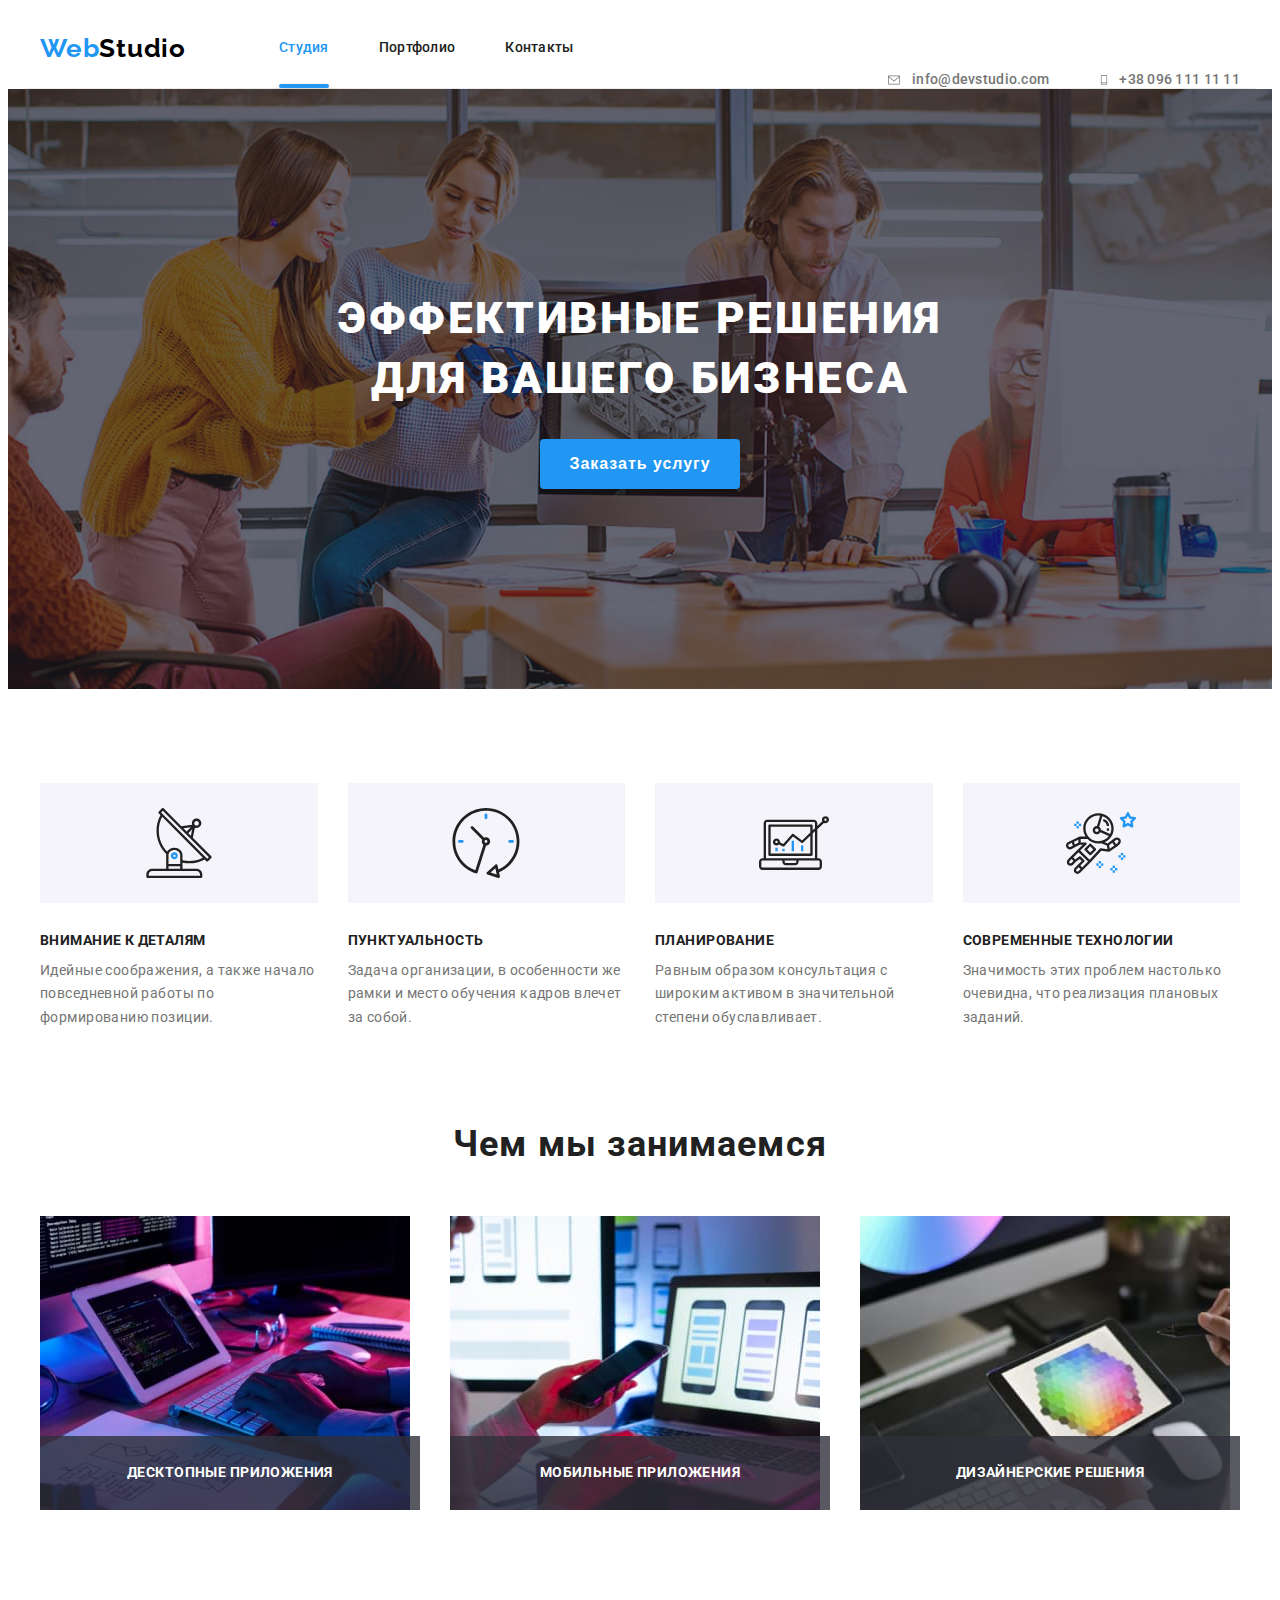
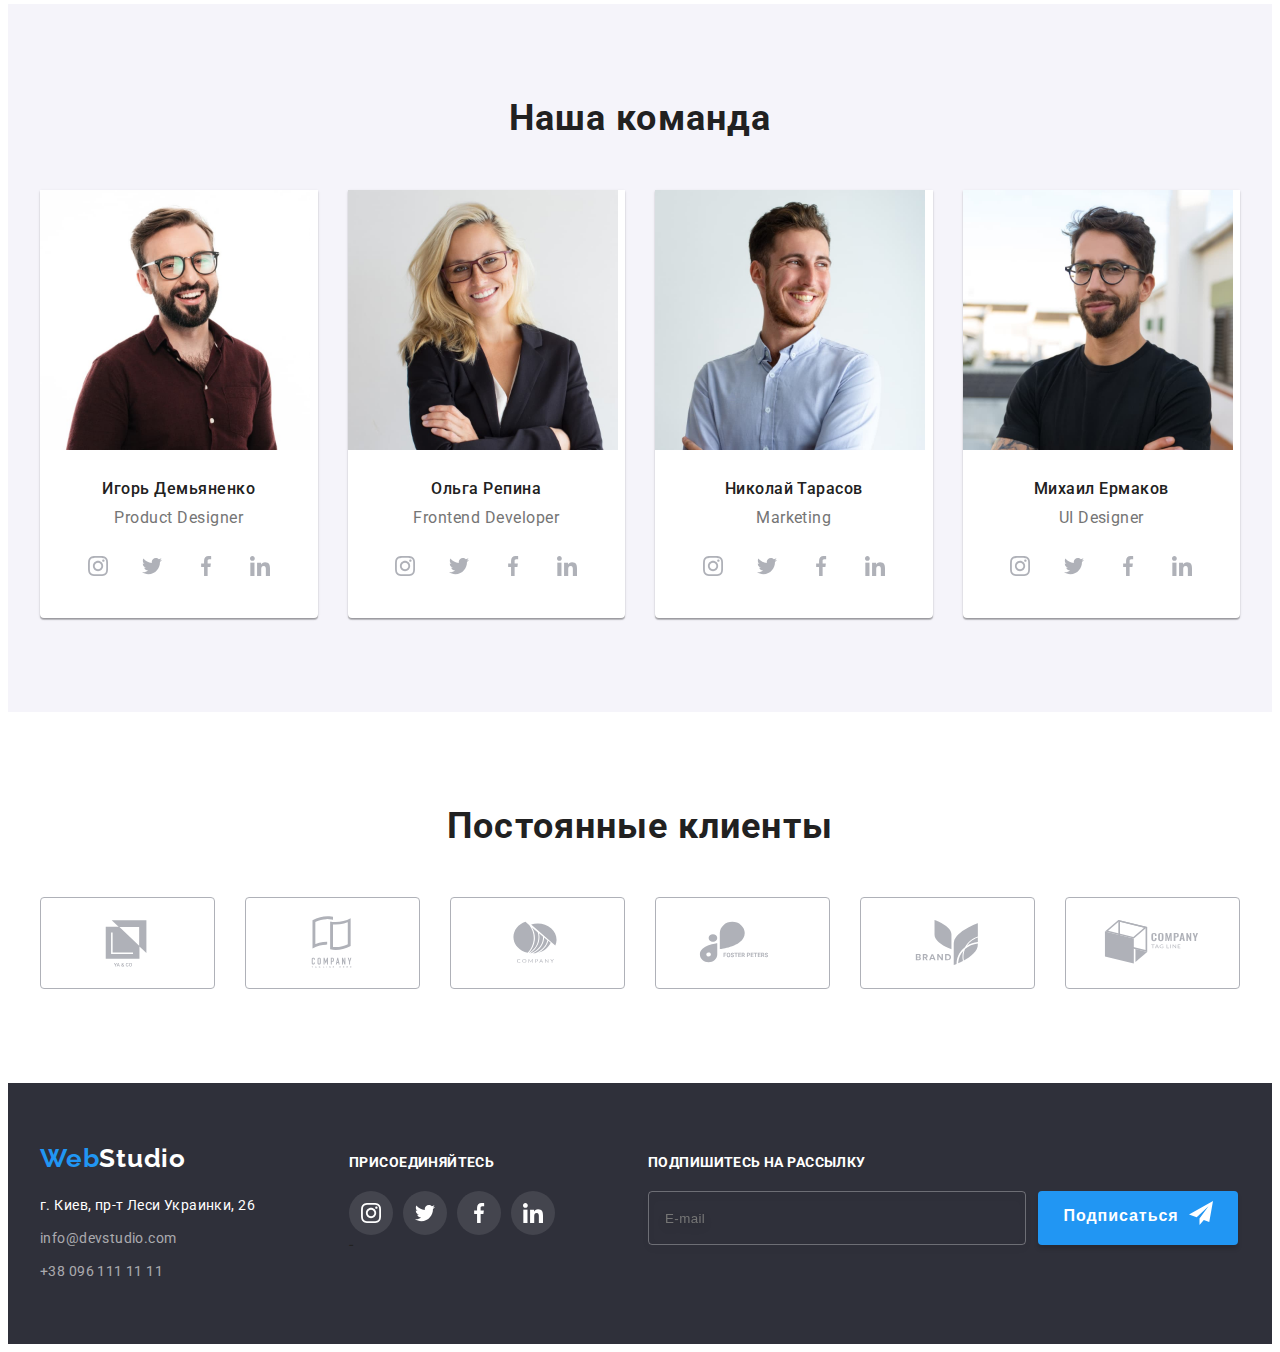
<file: index.html>
<!DOCTYPE html>
<html lang="ru">
  <head>
    <meta charset="UTF-8" />
    <meta http-equiv="X-UA-Compatible" content="IE=edge" />
    <meta name="viewport" content="width=device-width, initial-scale=1.0" />
    <link rel="preconnect" href="https://fonts.googleapis.com" />
    <link rel="preconnect" href="https://fonts.gstatic.com" crossorigin />
    <link
      href="https://fonts.googleapis.com/css2?family=Raleway:wght@700&family=Roboto:wght@400;500;700;900&display=swap"
      rel="stylesheet"
    />
    <link
      rel="stylesheet"
      href="https://cdnjs.cloudflare.com/ajax/libs/modern-normalize/1.1.0/modern-normalize.min.css"
      integrity="sha512-wpPYUAdjBVSE4KJnH1VR1HeZfpl1ub8YT/NKx4PuQ5NmX2tKuGu6U/JRp5y+Y8XG2tV+wKQpNHVUX03MfMFn9Q=="
      crossorigin="anonymous"
      referrerpolicy="no-referrer"
    />
    <title>WebStudio</title>
    <link rel="stylesheet" href="./css/main.min.css" />
  </head>

  <body>
    <!-- Header -->

    <header class="page-header">
      <div class="page-header__container container">
        <a href="./index.html" lang="en" class="maine-logo link"
          >Web<span class="maine-logo__header-variable">Studio</span>
        </a>
        <nav>
          <ul class="site-nav list">
            <li class="site-nav__item">
              <a class="site-nav__link link current" href="./index.html">Студия</a>
            </li>
            <li class="site-nav__item">
              <a class="site-nav__link link" href="./portfolio.html">Портфолио</a>
            </li>
            <li class="site-nav__item">
              <a class="site-nav__link link" href="">Контакты</a>
            </li>
          </ul>
        </nav>

        <ul class="header-contact list">
          <li class="header-contact__item">
            <a class="header-contact__link link" href="mailto:info@devstudio.com">
              <svg class="header-contact__icon" width="16" height="12">
                <use href="./images/icons.svg#icon-mail"></use></svg
              >info@devstudio.com
            </a>
          </li>
          <li class="header-contact__item">
            <a class="header-contact__link link" href="tel:+380961111111"
              ><svg class="header-contact__icon" width="10" height="16">
                <use href="./images/icons.svg#icon-tel"></use></svg
              >+38 096 111 11 11</a
            >
          </li>
        </ul>
      </div>
    </header>

    <main>
      <!-- Hero section -->

      <section class="hero section">
        <div class="container">
          <h1 class="hero__title">Эффективные решения для вашего бизнеса</h1>
          <button class="main-btn" data-modal-open type="button">Заказать услугу</button>
        </div>
      </section>

      <!-- Benefits -->

      <section class="benefits section">
        <div class="container">
          <ul class="benefits__card-set card-set list">
            <li class="card-set__item">
              <div class="benefits__bloc-icon">
                <svg width="70" height="70">
                  <use href="./images/icons.svg#icon-benefits-antenna"></use>
                </svg>
              </div>
              <h3 class="benefits__title">Внимание к деталям</h3>
              <p class="benefits__text">
                Идейные соображения, а также начало повседневной работы по формированию позиции.
              </p>
            </li>
            <li class="card-set__item">
              <div class="benefits__bloc-icon">
                <svg width="70" height="70">
                  <use href="./images/icons.svg#icon-benefits-clock"></use>
                </svg>
              </div>
              <h3 class="benefits__title">Пунктуальность</h3>
              <p class="benefits__text">
                Задача организации, в особенности же рамки и место обучения кадров влечет за собой.
              </p>
            </li>
            <li class="card-set__item">
              <div class="benefits__bloc-icon">
                <svg width="70" height="70">
                  <use href="./images/icons.svg#icon-benefits-diagram"></use>
                </svg>
              </div>
              <h3 class="benefits__title">Планирование</h3>
              <p class="benefits__text">
                Равным образом консультация с широким активом в значительной степени обуславливает.
              </p>
            </li>
            <li class="card-set__item">
              <div class="benefits__bloc-icon">
                <svg width="70" height="70">
                  <use href="./images/icons.svg#icon-benefits-astronaut"></use>
                </svg>
              </div>
              <h3 class="benefits__title">Современные технологии</h3>
              <p class="benefits__text">
                Значимость этих проблем настолько очевидна, что реализация плановых заданий.
              </p>
            </li>
          </ul>
        </div>
      </section>

      <!-- Features -->

      <section class="features section">
        <div class="container">
          <h2 class="main-title">Чем мы занимаемся</h2>

          <ul class="features__list card-set list">
            <li class="features__item card-set__item">
              <img src="./images/what-we-do/what-we-do1.jpg" alt="Чем мы занимаемся" width="370" />
              <div class="features__img-title">Десктопные приложения</div>
            </li>
            <li class="features__item card-set__item">
              <img src="./images/what-we-do/what-we-do2.jpg" alt="Чем мы занимаемся" width="370" />
              <div class="features__img-title">Мобильные приложения</div>
            </li>
            <li class="features__item card-set__item">
              <img src="./images/what-we-do/what-we-do3.jpg" alt="Чем мы занимаемся" width="370" />
              <div class="features__img-title">Дизайнерские решения</div>
            </li>
          </ul>
        </div>
      </section>

      <!-- team -->

      <section class="team section">
        <div class="container">
          <h2 class="main-title">Наша команда</h2>
          <ul class="card-set list">
            <li class="team-card card-set__item">
              <img src="./images/team/team-1.jpg" alt="Наша команда" width="270" height="260" />
              <div class="team-card__content">
                <h3 class="team-card__name">Игорь Демьяненко</h3>
                <p lang="en" class="team-card__position">Product Designer</p>
                <ul class="team-card__footer list">
                  <li class="team-card__actions">
                    <a href="" class="team-card__link link">
                      <svg class="team-card__icon" width="20" height="20">
                        <use href="./images/icons.svg#icon-instagram"></use>
                      </svg>
                    </a>
                  </li>
                  <li class="team-card__actions">
                    <a href="" class="team-card__link link">
                      <svg class="team-card__icon" width="20" height="20">
                        <use href="./images/icons.svg#icon-twitter"></use>
                      </svg>
                    </a>
                  </li>
                  <li class="team-card__actions">
                    <a href="" class="team-card__link link">
                      <svg class="team-card__icon" width="20" height="20">
                        <use href="./images/icons.svg#icon-facebook"></use>
                      </svg>
                    </a>
                  </li>
                  <li class="team-card__actions">
                    <a href="" class="team-card__link link">
                      <svg class="team-card__icon" width="20" height="20">
                        <use href="./images/icons.svg#icon-linkedin"></use>
                      </svg>
                    </a>
                  </li>
                </ul>
              </div>
            </li>
            <li class="team-card card-set__item">
              <img src="./images/team/team-2.jpg" alt="Наша команда" width="270" height="260" />
              <div class="team-card__content">
                <h3 class="team-card__name">Ольга Репина</h3>
                <p lang="en" class="team-card__position">Frontend Developer</p>
                <ul class="team-card__footer list">
                  <li class="team-card__actions">
                    <a href="" class="team-card__link link">
                      <svg class="team-card__icon" width="20" height="20">
                        <use href="./images/icons.svg#icon-instagram"></use>
                      </svg>
                    </a>
                  </li>
                  <li class="team-card__actions">
                    <a href="" class="team-card__link link">
                      <svg class="team-card__icon" width="20" height="20">
                        <use href="./images/icons.svg#icon-twitter"></use>
                      </svg>
                    </a>
                  </li>
                  <li class="team-card__actions">
                    <a href="" class="team-card__link link">
                      <svg class="team-card__icon" width="20" height="20">
                        <use href="./images/icons.svg#icon-facebook"></use>
                      </svg>
                    </a>
                  </li>
                  <li class="team-card__actions">
                    <a href="" class="team-card__link link">
                      <svg class="team-card__icon" width="20" height="20">
                        <use href="./images/icons.svg#icon-linkedin"></use>
                      </svg>
                    </a>
                  </li>
                </ul>
              </div>
            </li>
            <li class="team-card card-set__item">
              <img src="./images/team/team-3.jpg" alt="Наша команда" width="270" height="260" />
              <div class="team-card__content">
                <h3 class="team-card__name">Николай Тарасов</h3>
                <p lang="en" class="team-card__position">Marketing</p>
                <ul class="team-card__footer list">
                  <li class="team-card__actions">
                    <a href="" class="team-card__link link">
                      <svg class="team-card__icon" width="20" height="20">
                        <use href="./images/icons.svg#icon-instagram"></use>
                      </svg>
                    </a>
                  </li>
                  <li class="team-card__actions">
                    <a href="" class="team-card__link link">
                      <svg class="team-card__icon" width="20" height="20">
                        <use href="./images/icons.svg#icon-twitter"></use>
                      </svg>
                    </a>
                  </li>
                  <li class="team-card__actions">
                    <a href="" class="team-card__link link">
                      <svg class="team-card__icon" width="20" height="20">
                        <use href="./images/icons.svg#icon-facebook"></use>
                      </svg>
                    </a>
                  </li>
                  <li class="team-card__actions">
                    <a href="" class="team-card__link link">
                      <svg class="team-card__icon" width="20" height="20">
                        <use href="./images/icons.svg#icon-linkedin"></use>
                      </svg>
                    </a>
                  </li>
                </ul>
              </div>
            </li>
            <li class="team-card card-set__item">
              <img src="./images/team/team-4.jpg" alt="Наша команда" width="270" height="260" />
              <div class="team-card__content">
                <h3 class="team-card__name">Михаил Ермаков</h3>
                <p lang="en" class="team-card__position">UI Designer</p>
                <ul class="team-card__footer list">
                  <li class="team-card__actions">
                    <a href="" class="team-card__link link">
                      <svg class="team-card__icon" width="20" height="20">
                        <use href="./images/icons.svg#icon-instagram"></use>
                      </svg>
                    </a>
                  </li>
                  <li class="team-card__actions">
                    <a href="" class="team-card__link link">
                      <svg class="team-card__icon" width="20" height="20">
                        <use href="./images/icons.svg#icon-twitter"></use>
                      </svg>
                    </a>
                  </li>
                  <li class="team-card__actions">
                    <a href="" class="team-card__link link">
                      <svg class="team-card__icon" width="20" height="20">
                        <use href="./images/icons.svg#icon-facebook"></use>
                      </svg>
                    </a>
                  </li>
                  <li class="team-card__actions">
                    <a href="" class="team-card__link link">
                      <svg class="team-card__icon" width="20" height="20">
                        <use href="./images/icons.svg#icon-linkedin"></use>
                      </svg>
                    </a>
                  </li>
                </ul>
              </div>
            </li>
          </ul>
        </div>
      </section>

      <!-- Regular-clients -->

      <section class="section">
        <div class="container">
          <h2 class="main-title">Постоянные клиенты</h2>
          <ul class="client card-set list">
            <li class="client__item card-set__item">
              <a href="" class="client__link">
                <svg class="client__lcon" width="106" height="60">
                  <use href="./images/icons.svg#icon-client-1"></use>
                </svg>
              </a>
            </li>
            <li class="client__item card-set__item">
              <a href="" class="client__link">
                <svg class="client__lcon" width="106" height="60">
                  <use href="./images/icons.svg#icon-client-2"></use>
                </svg>
              </a>
            </li>
            <li class="client__item card-set__item">
              <a href="" class="client__link">
                <svg class="client__lcon" width="106" height="60">
                  <use href="./images/icons.svg#icon-client-3"></use>
                </svg>
              </a>
            </li>
            <li class="client__item card-set__item">
              <a href="" class="client__link">
                <svg class="client__lcon" width="106" height="60">
                  <use href="./images/icons.svg#icon-client-4"></use>
                </svg>
              </a>
            </li>
            <li class="client__item card-set__item">
              <a href="" class="client__link">
                <svg class="client__lcon" width="106" height="60">
                  <use href="./images/icons.svg#icon-client-5"></use>
                </svg>
              </a>
            </li>
            <li class="client__item card-set__item">
              <a href="" class="client__link">
                <svg class="client__lcon" width="106" height="60">
                  <use href="./images/icons.svg#icon-client-6"></use>
                </svg>
              </a>
            </li>
          </ul>
        </div>
      </section>
    </main>
    <!-- Footer -->
    <footer class="footer-page">
      <div class="container">
        <ul class="footer list">
          <li class="footer__item item">
            <a href="./index.html" lang="en" class="maine-logo link"
              >Web<span class="maine-logo__footer-variable">Studio</span>
            </a>

            <address class="footer-contact">
              <p class="footer-contact__address">г. Киев, пр-т Леси Украинки, 26</p>
              <ul class="list">
                <li class="footer-contact__item">
                  <a class="footer-contact__link link" href="mailto:info@devstudio.com"
                    >info@devstudio.com</a
                  >
                </li>
                <li class="footer-contact__item">
                  <a class="footer-contact__link link" href="tel:+380961111111"
                    >+38 096 111 11 11</a
                  >
                </li>
              </ul>
            </address>
          </li>
          <li class="footer__item footer-soc item">
            <h3 class="footer-main-title">присоединяйтесь</h3>
            <ul class="footer-soc__icon-list list">
              <li class="footer-soc__icon-item">
                <a href="" class="footer-soc__icon-link link">
                  <svg class="footer-soc__icon" width="20" height="20">
                    <use href="./images/icons.svg#icon-instagram"></use>
                  </svg> </a
                >-
              </li>
              <li class="footer-soc__icon-item">
                <a href="" class="footer-soc__icon-link link">
                  <svg class="footer-soc__icon" width="20" height="20">
                    <use href="./images/icons.svg#icon-twitter"></use>
                  </svg>
                </a>
              </li>
              <li class="footer-soc__icon-item">
                <a href="" class="footer-soc__icon-link link">
                  <svg class="footer-soc__icon" width="20" height="20">
                    <use href="./images/icons.svg#icon-facebook"></use>
                  </svg>
                </a>
              </li>
              <li class="footer-soc__icon-item">
                <a href="" class="footer-soc__icon-link link">
                  <svg class="footer-soc__icon" width="20" height="20">
                    <use href="./images/icons.svg#icon-linkedin"></use>
                  </svg>
                </a>
              </li>
            </ul>
          </li>

          <li class="footer__item footer-form item">
            <p class="footer-main-title">Подпишитесь на рассылку</p>
            <form>
              <div class="footer-form__wrap" role="group">
                <label for="email">
                  <input
                    type="email"
                    placeholder="E-mail"
                    class="footer-form__input"
                    name="email"
                    id="email"
                  />
                </label>
                <button type="submit" class="footer-form__btn main-btn">
                  Подписаться
                  <svg width="24" height="24" class="footer-form__btn-icon">
                    <use href="./images/icons.svg#icon-footer-send"></use>
                  </svg>
                </button>
              </div>
            </form>
          </li>
        </ul>
      </div>
    </footer>

    <!-- MODAL -->

    <div class="modal-backdrop is-hidden" data-modal>
      <div class="modal">
        <button class="modal-close-btn" data-modal-close type="button">
          <svg class="modal-close-btn__icon" width="18" height="18">
            <use href="./images/icons.svg#icon-modal-close"></use>
          </svg>
        </button>

        <h2 class="modal__title">Оставьте свои данные, мы вам перезвоним</h2>

        <form class="modal-form">
          <div class="modal-form-input-group">
            <label for="name" class="modal-form-input-group__label"> Имя </label>

            <div class="modal-form-input-group__wrap">
              <input
                class="modal-form-input-group__input"
                minlength="2"
                type="text"
                name="name"
                id="name"
                required
              />

              <svg width="18" height="18" class="modal-form-input-group__icon">
                <use href="./images/icons.svg#icon-modal-form-name"></use>
              </svg>
            </div>
          </div>

          <div class="modal-form-input-group">
            <label for="tel" class="modal-form-input-group__label">Телефон </label>

            <div class="modal-form-input-group__wrap">
              <input
                class="modal-form-input-group__input"
                type="tel"
                name="tel"
                id="tel"
                required
              />

              <svg width="18" height="18" class="modal-form-input-group__icon">
                <use href="./images/icons.svg#icon-modal-form-tel"></use>
              </svg>
            </div>
          </div>

          <div class="modal-form-input-group">
            <label for="modal-mail" class="modal-form-input-group__label"> Почта </label>
            <div class="modal-form-input-group__wrap">
              <input
                class="modal-form-input-group__input"
                type="email"
                name="email"
                id="modal-mail"
                required
              />
              <svg width="18" height="18" class="modal-form-input-group__icon">
                <use href="./images/icons.svg#icon-modal-form-mail"></use>
              </svg>
            </div>
          </div>
          <div class="modal-form-input-group">
            <label class="modal-form-input-group__label" for="madal-text">Комментарий</label>
            <textarea
              class="modal-form-input-group__comment"
              placeholder="Введите текст"
              name="madal-text"
              id="madal-text"
              rows="5"
            ></textarea>
          </div>

          <div class="modal-form-checkbox">
            <input
              class="modal-form-checkbox__input visually-hidden"
              type="checkbox"
              name="privacy"
              value="privacy"
              id="privacy"
            />

            <label for="privacy" class="modal-form-checkbox__label">
              Соглашаюсь с рассылкой и принимаю &nbsp;<a class="modal-form-checkbox__link" href=""
                >Условия договора</a
              ></label
            >
          </div>

          <button type="submit" class="main-btn">Отправить</button>
        </form>
      </div>
    </div>

    <script src="./js/modal.js"></script>
  </body>
</html>
</file>
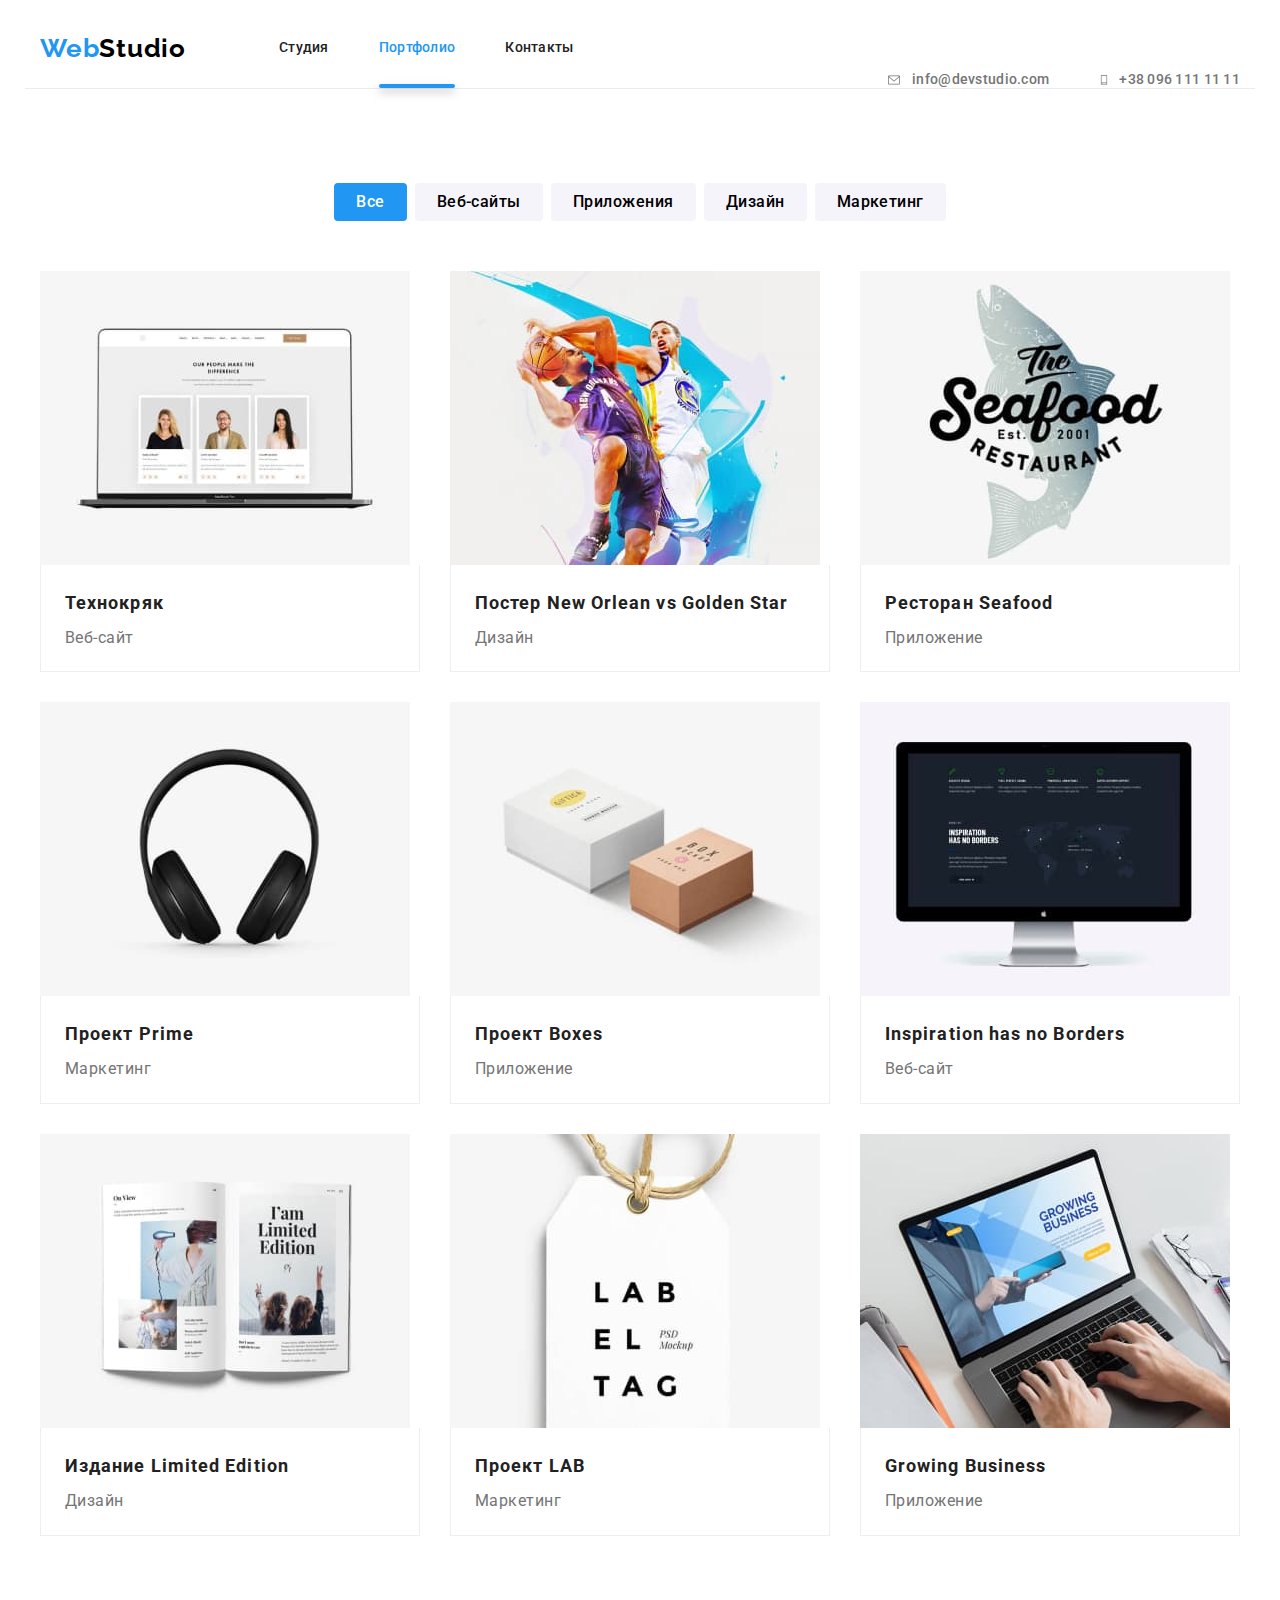
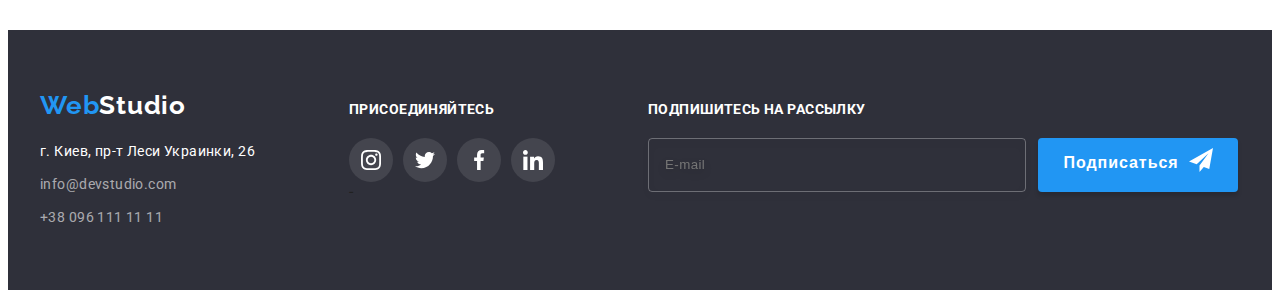
<file: portfolio.html>
<!DOCTYPE html>
<html lang="ru">
  <head>
    <meta charset="UTF-8" />
    <meta http-equiv="X-UA-Compatible" content="IE=edge" />
    <meta name="viewport" content="width=device-width, initial-scale=1.0" />
    <link rel="preconnect" href="https://fonts.googleapis.com" />
    <link rel="preconnect" href="https://fonts.gstatic.com" crossorigin />
    <link
      href="https://fonts.googleapis.com/css2?family=Raleway:wght@700&family=Roboto:wght@400;500;700;900&display=swap"
      rel="stylesheet"
    />
    <link
      rel="stylesheet"
      href="https://cdnjs.cloudflare.com/ajax/libs/modern-normalize/1.1.0/modern-normalize.min.css"
      integrity="sha512-wpPYUAdjBVSE4KJnH1VR1HeZfpl1ub8YT/NKx4PuQ5NmX2tKuGu6U/JRp5y+Y8XG2tV+wKQpNHVUX03MfMFn9Q=="
      crossorigin="anonymous"
      referrerpolicy="no-referrer"
    />
    <title>WebStudio</title>
    <link rel="stylesheet" href="./css/main.min.css" />
  </head>
  <body>
    <!-- Header -->

    <header class="page-header">
      <div class="page-header__container container">
        <a href="./index.html" lang="en" class="maine-logo link"
          >Web<span class="maine-logo__header-variable">Studio</span>
        </a>
        <nav>
          <ul class="site-nav list">
            <li class="site-nav__item">
              <a class="site-nav__link link" href="./index.html">Студия</a>
            </li>
            <li class="site-nav__item">
              <a class="site-nav__link link current" href="./portfolio.html">Портфолио</a>
            </li>
            <li class="site-nav__item">
              <a class="site-nav__link link" href="">Контакты</a>
            </li>
          </ul>
        </nav>

        <ul class="header-contact list">
          <li class="header-contact__item">
            <a class="header-contact__link link" href="mailto:info@devstudio.com">
              <svg class="header-contact__icon" width="16" height="12">
                <use href="./images/icons.svg#icon-mail"></use></svg
              >info@devstudio.com
            </a>
          </li>
          <li class="header-contact__item">
            <a class="header-contact__link link" href="tel:+380961111111"
              ><svg class="header-contact__icon" width="10" height="16">
                <use href="./images/icons.svg#icon-tel"></use></svg
              >+38 096 111 11 11</a
            >
          </li>
        </ul>
      </div>
    </header>

    <main>
      <!-- Filter -->

      <section class="section">
        <div class="container">
          <h1 class="visually-hidden">Портфолио</h1>

          <ul class="filter list">
            <li class="filter__item">
              <button class="filter__btn current" type="button">Все</button>
            </li>
            <li class="filter__item">
              <button class="filter__btn" type="button">Веб-сайты</button>
            </li>
            <li class="filter__item">
              <button class="filter__btn" type="button">Приложения</button>
            </li>
            <li class="filter__item"><button class="filter__btn" type="button">Дизайн</button></li>
            <li class="filter__item">
              <button class="filter__btn" type="button">Маркетинг</button>
            </li>
          </ul>

          <!-- Portfolio -->

          <ul class="card-set list">
            <li class="portfolio-item card-set__item">
              <a href="" class="portfolio-item__link">
                <div class="portfolio-item__thumb">
                  <img
                    src="./images/portfolio/techno.jpg"
                    alt="Технокряк"
                    width="370"
                    height="294"
                  />
                  <p class="potfolio-item__action">
                    Ресурс предлагает комплексные предложения с разным уровнем функционала и
                    сервисов. Все это позволит посетителю получить исчерпывающие сведения о компании
                    или частном лице.
                  </p>
                </div>
                <div class="potfolio-item__text">
                  <h2 class="potfolio-item__title">Технокряк</h2>
                  <p class="potfolio-item__after-title">Веб-сайт</p>
                </div>
              </a>
            </li>
            <li class="portfolio-item card-set__item">
              <a href="" class="portfolio-item__link">
                <div class="portfolio-item__thumb">
                  <img
                    src="./images/portfolio/new-orlean.jpg"
                    alt="Постер New Orlean vs Golden Star"
                    width="370"
                    height="294"
                  />
                  <p class="potfolio-item__action">
                    Ресурс предлагает комплексные предложения с разным уровнем функционала и
                    сервисов. Все это позволит посетителю получить исчерпывающие сведения о компании
                    или частном лице.
                  </p>
                </div>

                <div class="potfolio-item__text">
                  <h2 class="potfolio-item__title">Постер New Orlean vs Golden Star</h2>
                  <p class="potfolio-item__after-title">Дизайн</p>
                </div>
              </a>
            </li>
            <li class="portfolio-item card-set__item">
              <a href="" class="portfolio-item__link">
                <div class="portfolio-item__thumb">
                  <img
                    src="./images/portfolio/seafood.jpg"
                    alt="Ресторан Seafood"
                    width="370"
                    height="294"
                  />
                  <p class="potfolio-item__action">
                    Ресурс предлагает комплексные предложения с разным уровнем функционала и
                    сервисов. Все это позволит посетителю получить исчерпывающие сведения о компании
                    или частном лице.
                  </p>
                </div>

                <div class="potfolio-item__text">
                  <h2 class="potfolio-item__title">Ресторан Seafood</h2>
                  <p class="potfolio-item__after-title">Приложение</p>
                </div></a
              >
            </li>
            <li class="portfolio-item card-set__item">
              <a href="" class="portfolio-item__link">
                <div class="portfolio-item__thumb">
                  <img
                    src="./images/portfolio/prime.jpg"
                    alt="Проект Prime"
                    width="370"
                    height="294"
                  />
                  <p class="potfolio-item__action">
                    Ресурс предлагает комплексные предложения с разным уровнем функционала и
                    сервисов. Все это позволит посетителю получить исчерпывающие сведения о компании
                    или частном лице.
                  </p>
                </div>

                <div class="potfolio-item__text">
                  <h2 class="potfolio-item__title">Проект Prime</h2>
                  <p class="potfolio-item__after-title">Маркетинг</p>
                </div></a
              >
            </li>
            <li class="portfolio-item card-set__item">
              <a href="" class="portfolio-item__link">
                <div class="portfolio-item__thumb">
                  <img
                    src="./images/portfolio/boxes.jpg"
                    alt="Проект Boxes"
                    width="370"
                    height="294"
                  />
                  <p class="potfolio-item__action">
                    Ресурс предлагает комплексные предложения с разным уровнем функционала и
                    сервисов. Все это позволит посетителю получить исчерпывающие сведения о компании
                    или частном лице.
                  </p>
                </div>

                <div class="potfolio-item__text">
                  <h2 class="potfolio-item__title">Проект Boxes</h2>
                  <p class="potfolio-item__after-title">Приложение</p>
                </div></a
              >
            </li>
            <li class="portfolio-item card-set__item">
              <a href="" class="portfolio-item__link">
                <div class="portfolio-item__thumb">
                  <img
                    src="./images/portfolio/inspiration.jpg"
                    alt="Inspiration has no Borders"
                    width="370"
                    height="294"
                  />
                  <p class="potfolio-item__action">
                    Ресурс предлагает комплексные предложения с разным уровнем функционала и
                    сервисов. Все это позволит посетителю получить исчерпывающие сведения о компании
                    или частном лице.
                  </p>
                </div>

                <div class="potfolio-item__text">
                  <h2 class="potfolio-item__title">Inspiration has no Borders</h2>
                  <p class="potfolio-item__after-title">Веб-сайт</p>
                </div></a
              >
            </li>
            <li class="portfolio-item card-set__item">
              <a href="" class="portfolio-item__link">
                <div class="portfolio-item__thumb">
                  <img
                    src="./images/portfolio/limited-edition.jpg"
                    alt="Издание Limited Edition"
                    width="370"
                    height="294"
                  />
                  <p class="potfolio-item__action">
                    Ресурс предлагает комплексные предложения с разным уровнем функционала и
                    сервисов. Все это позволит посетителю получить исчерпывающие сведения о компании
                    или частном лице.
                  </p>
                </div>

                <div class="potfolio-item__text">
                  <h2 class="potfolio-item__title">Издание Limited Edition</h2>
                  <p class="potfolio-item__after-title">Дизайн</p>
                </div></a
              >
            </li>
            <li class="portfolio-item card-set__item">
              <a href="" class="portfolio-item__link">
                <div class="portfolio-item__thumb">
                  <img src="./images/portfolio/lab.jpg" alt="Проект LAB" width="370" height="294" />
                  <p class="potfolio-item__action">
                    Ресурс предлагает комплексные предложения с разным уровнем функционала и
                    сервисов. Все это позволит посетителю получить исчерпывающие сведения о компании
                    или частном лице.
                  </p>
                </div>

                <div class="potfolio-item__text">
                  <h2 class="potfolio-item__title">Проект LAB</h2>
                  <p class="potfolio-item__after-title">Маркетинг</p>
                </div></a
              >
            </li>
            <li class="portfolio-item card-set__item">
              <a href="" class="portfolio-item__link">
                <div class="portfolio-item__thumb">
                  <img
                    src="./images/portfolio/growing-business.jpg"
                    alt="Growing Business"
                    width="370"
                    height="294"
                  />
                  <p class="potfolio-item__action">
                    Ресурс предлагает комплексные предложения с разным уровнем функционала и
                    сервисов. Все это позволит посетителю получить исчерпывающие сведения о компании
                    или частном лице.
                  </p>
                </div>

                <div class="potfolio-item__text">
                  <h2 class="potfolio-item__title">Growing Business</h2>
                  <p class="potfolio-item__after-title">Приложение</p>
                </div></a
              >
            </li>
          </ul>
        </div>
      </section>
    </main>

    <!-- Footer -->
    <footer class="footer-page">
      <div class="container">
        <ul class="footer list">
          <li class="footer__item item">
            <a href="./index.html" lang="en" class="maine-logo link"
              >Web<span class="maine-logo__footer-variable">Studio</span>
            </a>

            <address class="footer-contact">
              <p class="footer-contact__address">г. Киев, пр-т Леси Украинки, 26</p>
              <ul class="list">
                <li class="footer-contact__item">
                  <a class="footer-contact__link link" href="mailto:info@devstudio.com"
                    >info@devstudio.com</a
                  >
                </li>
                <li class="footer-contact__item">
                  <a class="footer-contact__link link" href="tel:+380961111111"
                    >+38 096 111 11 11</a
                  >
                </li>
              </ul>
            </address>
          </li>
          <li class="footer__item footer-soc item">
            <h3 class="footer-main-title">присоединяйтесь</h3>
            <ul class="footer-soc__icon-list list">
              <li class="footer-soc__icon-item">
                <a href="" class="footer-soc__icon-link link">
                  <svg class="footer-soc__icon" width="20" height="20">
                    <use href="./images/icons.svg#icon-instagram"></use>
                  </svg> </a
                >-
              </li>
              <li class="footer-soc__icon-item">
                <a href="" class="footer-soc__icon-link link">
                  <svg class="footer-soc__icon" width="20" height="20">
                    <use href="./images/icons.svg#icon-twitter"></use>
                  </svg>
                </a>
              </li>
              <li class="footer-soc__icon-item">
                <a href="" class="footer-soc__icon-link link">
                  <svg class="footer-soc__icon" width="20" height="20">
                    <use href="./images/icons.svg#icon-facebook"></use>
                  </svg>
                </a>
              </li>
              <li class="footer-soc__icon-item">
                <a href="" class="footer-soc__icon-link link">
                  <svg class="footer-soc__icon" width="20" height="20">
                    <use href="./images/icons.svg#icon-linkedin"></use>
                  </svg>
                </a>
              </li>
            </ul>
          </li>

          <li class="footer__item footer-form item">
            <p class="footer-main-title">Подпишитесь на рассылку</p>
            <form>
              <div class="footer-form__wrap" role="group">
                <label for="email">
                  <input
                    type="email"
                    placeholder="E-mail"
                    class="footer-form__input"
                    name="email"
                    id="email"
                  />
                </label>
                <button type="submit" class="footer-form__btn main-btn">
                  Подписаться
                  <svg width="24" height="24" class="footer-form__btn-icon">
                    <use href="./images/icons.svg#icon-footer-send"></use>
                  </svg>
                </button>
              </div>
            </form>
          </li>
        </ul>
      </div>
    </footer>
    <script src="./js/modal.js"></script>
  </body>
</html>
</file>
<file: css/main.min.css>
p,h1,h2,h3,h4,h5,h6{margin:0}a{text-decoration:none}p:last-child{margin:0}ul{margin:0;padding-left:0}button{cursor:pointer}body{font-family:var(--main-font);color:var(--main-title-color)}address{font-style:normal}img{display:block;max-width:100%;height:auto}.list{list-style:none;padding:0;margin:0}.link{text-decoration:none;color:currentColor}:root{--logo-constant-color: #2196f3;--logo-header-variable-color: #000;--logo-footer-variable-color: #fff;--main-title-color: #212121;--second-title-color: #fff;--after-title-color: #757575;--accent-color: #2196f3;--background-item-color: #f5f4fa;--main-font: "Roboto", sans-serif;--logo-font: "Raleway", sans-serif;--item: 1;--indent: 30px}.visually-hidden{position:absolute;white-space:nowrap;width:1px;height:1px;overflow:hidden;border:0;padding:0;clip:rect(0 0 0 0);-webkit-clip-path:inset(50%);clip-path:inset(50%);margin:-1px}.container{width:1200px;padding:0 15px;margin:0 auto}.section{padding-top:94px;padding-bottom:94px}.maine-logo{margin-right:93px;display:block;font-family:var(--logo-font);font-weight:700;font-size:26px;line-height:1.19;letter-spacing:.03em;color:var(--logo-constant-color)}.maine-logo__header-variable{color:var(--logo-header-variable-color)}.maine-logo__footer-variable{color:var(--logo-footer-variable-color)}.main-btn{margin-left:auto;margin-right:auto;padding-top:10px;padding-bottom:10px;display:-webkit-box;display:-ms-flexbox;display:flex;-webkit-box-pack:center;-ms-flex-pack:center;justify-content:center;min-width:200px;font-weight:700;font-size:16px;line-height:1.87;letter-spacing:.06em;color:#fff;background-color:var(--accent-color);-webkit-box-shadow:0px 4px 4px rgba(0,0,0,.15);box-shadow:0px 4px 4px rgba(0,0,0,.15);border-radius:4px;border:none;-webkit-transition-property:background-color;transition-property:background-color;-webkit-transition-duration:250ms;transition-duration:250ms;-webkit-transition-timing-function:cubic-bezier(0.4, 0, 0.2, 1);transition-timing-function:cubic-bezier(0.4, 0, 0.2, 1)}.main-btn:hover,.main-btn:focus{background-color:#188ce8}.main-title{margin-bottom:50px;font-weight:700;font-size:36px;line-height:1.16;text-align:center;letter-spacing:.03em}.card-set{display:-webkit-box;display:-ms-flexbox;display:flex;-ms-flex-wrap:wrap;flex-wrap:wrap;margin:calc(-1*var(--indent)/2)}.card-set__item{-ms-flex-preferred-size:calc((100% - var(--indent)*var(--item))/var(--item));flex-basis:calc((100% - var(--indent)*var(--item))/var(--item));margin:calc(var(--indent)/2)}.modal-backdrop.is-hidden{opacity:0;pointer-events:none;visibility:hidden}.modal-backdrop{-webkit-transition-property:opacity,visibility;transition-property:opacity,visibility;-webkit-transition-duration:250ms;transition-duration:250ms;-webkit-transition-timing-function:cubic-bezier(0.4, 0, 0.2, 1);transition-timing-function:cubic-bezier(0.4, 0, 0.2, 1);position:fixed;top:0;left:0;width:100%;height:100%;background-color:rgba(0,0,0,.2)}.modal{position:absolute;top:50%;left:50%;-webkit-transform:translate(-50%, -50%);transform:translate(-50%, -50%);padding:40px;height:581px;width:528px;-webkit-box-shadow:0px 1px 3px rgba(0,0,0,.12),0px 1px 1px rgba(0,0,0,.14),0px 2px 1px rgba(0,0,0,.2);box-shadow:0px 1px 3px rgba(0,0,0,.12),0px 1px 1px rgba(0,0,0,.14),0px 2px 1px rgba(0,0,0,.2);border-radius:4px;background-color:#fff}.modal-close-btn{opacity:1;position:absolute;top:8px;right:8px;width:30px;height:30px;display:-webkit-box;display:-ms-flexbox;display:flex;-webkit-box-pack:center;-ms-flex-pack:center;justify-content:center;justify-items:center;padding:6px;border-radius:50%;border:1px solid rgba(0,0,0,.1);background:none}.modal-close-btn__icon{fill:#000}.modal-close-btn:hover .modal-close-btn__icon,.modal-close-btn:focus .modal-close-btn__icon{fill:#2196f3;-webkit-transition-property:fill;transition-property:fill;-webkit-transition-duration:250ms;transition-duration:250ms;-webkit-transition-timing-function:cubic-bezier(0.4, 0, 0.2, 1);transition-timing-function:cubic-bezier(0.4, 0, 0.2, 1)}.modal__title{margin-bottom:12px;font-weight:700;font-size:20px;line-height:1.15;text-align:center;letter-spacing:.03em;color:#212121}.modal-form-input-group:not(:first-child){margin-top:10px}.modal-form-input-group__label{font-size:12px;line-height:1.1666666667;letter-spacing:.01em;color:var(--after-title-color)}.modal-form-input-group__wrap{position:relative;margin-top:4px;height:40px}.modal-form-input-group__input{padding-left:42px;width:100%;height:100%;border:1px solid rgba(33,33,33,.2);border-radius:4px;background-color:rgba(0,0,0,0);cursor:pointer;outline:rgba(0,0,0,0)}.modal-form-input-group__input:focus{border-color:var(--accent-color)}.modal-form-input-group__icon{position:absolute;left:15px;top:50%;-webkit-transform:translateY(-50%);transform:translateY(-50%);fill:var(--main-title-color)}.modal-form-input-group__input:focus+.modal-form-input-group__icon{fill:var(--accent-color)}.modal-form-input-group__comment{margin-top:4px;padding:12px 16px;width:100%;height:120px;resize:none;border:1px solid rgba(33,33,33,.2);border-radius:4px;cursor:pointer;outline:rgba(0,0,0,0)}.modal-form-input-group__comment::-webkit-input-placeholder{font-weight:400;font-size:12px;line-height:1.1666666667;letter-spacing:.01em;color:rgba(117,117,117,.5)}.modal-form-input-group__comment::-moz-placeholder{font-weight:400;font-size:12px;line-height:1.1666666667;letter-spacing:.01em;color:rgba(117,117,117,.5)}.modal-form-input-group__comment:-ms-input-placeholder{font-weight:400;font-size:12px;line-height:1.1666666667;letter-spacing:.01em;color:rgba(117,117,117,.5)}.modal-form-input-group__comment::-ms-input-placeholder{font-weight:400;font-size:12px;line-height:1.1666666667;letter-spacing:.01em;color:rgba(117,117,117,.5)}.modal-form-input-group__comment::placeholder{font-weight:400;font-size:12px;line-height:1.1666666667;letter-spacing:.01em;color:rgba(117,117,117,.5)}.modal-form-input-group__comment:focus{border-color:var(--accent-color)}.modal-form-checkbox{margin-top:20px;margin-bottom:30px}.modal-form-checkbox__label{display:-webkit-box;display:-ms-flexbox;display:flex;-webkit-box-pack:center;-ms-flex-pack:center;justify-content:center;-webkit-box-align:center;-ms-flex-align:center;align-items:center;font-weight:400;font-size:14px;line-height:1.7142857143;letter-spacing:.03em;color:var(--after-title-color)}.modal-form-checkbox__label::before{content:"";margin-right:7px;width:16px;height:15px;background-image:url(../images/modal-check-off.svg);background-repeat:no-repeat;background-position:center;border-radius:2px}.modal-form-checkbox__input:checked+.modal-form-checkbox__label::before{background-image:url(../images/modal-check-on.svg)}.modal-form-checkbox__link{color:var(--accent-color);-webkit-text-decoration:underline 1px;text-decoration:underline 1px}.page-header__container{display:-webkit-box;display:-ms-flexbox;display:flex;-webkit-box-align:center;-ms-flex-align:center;align-items:center;border-bottom:1px solid #ececec}.site-nav{display:-webkit-box;display:-ms-flexbox;display:flex;margin-left:auto}.site-nav__item:not(:last-child){margin-right:50px}.site-nav__link{padding-top:32px;padding-bottom:32px;display:block;font-weight:500;font-size:14px;line-height:1.14;letter-spacing:.02em;color:var(--main-title-color);-webkit-transition-property:color;transition-property:color;-webkit-transition-duration:250ms;transition-duration:250ms;-webkit-transition-timing-function:cubic-bezier(0.4, 0, 0.2, 1);transition-timing-function:cubic-bezier(0.4, 0, 0.2, 1)}.site-nav__link.current::after{display:block;content:"";position:absolute;bottom:0;width:100%;height:4px;border-radius:2px;background-color:var(--accent-color);-webkit-filter:drop-shadow(0px 4px 4px rgba(0, 0, 0, 0.25));filter:drop-shadow(0px 4px 4px rgba(0, 0, 0, 0.25))}.site-nav__link:hover,.site-nav__link:focus{color:var(--accent-color)}.current{position:relative;color:var(--accent-color)}.header-contact{display:-webkit-box;display:-ms-flexbox;display:flex;margin-left:auto}.header-contact__item:not(:last-child){margin-right:50px}.header-contact__link{display:-webkit-box;display:-ms-flexbox;display:flex;-webkit-box-align:center;-ms-flex-align:center;align-items:center;-webkit-box-pack:center;-ms-flex-pack:center;justify-content:center;width:100%;height:100%;cursor:pointer;padding-top:32px;padding-bottom:32px;font-weight:500;font-size:14px;line-height:1.14;letter-spacing:.02em;color:var(--after-title-color);fill:#757575;-webkit-transition-property:color;transition-property:color;-webkit-transition-duration:250ms;transition-duration:250ms;-webkit-transition-timing-function:cubic-bezier(0.4, 0, 0.2, 1);transition-timing-function:cubic-bezier(0.4, 0, 0.2, 1)}.header-contact__link:hover,.header-contact__link:focus{color:var(--accent-color)}.header-contact__icon{margin-right:10px;fill:currentColor}.footer-page{padding-top:60px;padding-bottom:60px;background-color:#2f303a}.footer{display:-webkit-box;display:-ms-flexbox;display:flex;-webkit-box-align:baseline;-ms-flex-align:baseline;align-items:baseline}.footer__item:first-child{margin-right:70px}.footer-contact{margin-top:20px}.footer-contact__address{margin-bottom:9px;font-size:14px;line-height:1.71;letter-spacing:.03em;color:#fff}.footer-contact__item:not(:last-child){margin-bottom:9px}.footer-contact__link{font-size:14px;line-height:1.71;letter-spacing:.03em;color:rgba(255,255,255,.6);-webkit-transition-property:color;transition-property:color;-webkit-transition-duration:250ms;transition-duration:250ms;-webkit-transition-timing-function:cubic-bezier(0.4, 0, 0.2, 1);transition-timing-function:cubic-bezier(0.4, 0, 0.2, 1)}.footer-contact__link:hover,.footer-contact__link:focus{color:var(--accent-color)}.footer-soc{margin-right:93px}.footer-main-title{margin-bottom:20px;text-transform:uppercase;font-weight:700;font-size:14px;line-height:1.14;letter-spacing:.03em;color:#fff}.footer-soc__icon-list{display:-webkit-box;display:-ms-flexbox;display:flex;-webkit-box-pack:center;-ms-flex-pack:center;justify-content:center}.footer-soc__icon-item{width:44px;height:44px}.footer-soc__icon-item:not(:last-child){margin-right:10px}.footer-soc__icon-link{display:-webkit-box;display:-ms-flexbox;display:flex;-webkit-box-align:center;-ms-flex-align:center;align-items:center;-webkit-box-pack:center;-ms-flex-pack:center;justify-content:center;width:100%;height:100%;border-radius:50%;cursor:pointer;background-color:rgba(255,255,255,.1);-webkit-transition-property:background-color;transition-property:background-color;-webkit-transition-duration:250ms;transition-duration:250ms;-webkit-transition-timing-function:cubic-bezier(0.4, 0, 0.2, 1);transition-timing-function:cubic-bezier(0.4, 0, 0.2, 1)}.footer-soc__icon-link:hover,.footer-soc__icon-link:focus{background-color:var(--accent-color)}.footer-soc__icon{fill:#fff}.footer-form{position:relative;right:0}.footer-form__wrap{display:-webkit-box;display:-ms-flexbox;display:flex}.footer-form__input{margin-right:12px;padding-left:16px;height:50px;width:358px;-webkit-box-align:center;-ms-flex-align:center;align-items:center;letter-spacing:.03em;color:rgba(255,255,255,.6);background-color:rgba(0,0,0,0);border:1px solid rgba(255,255,255,.3);-webkit-filter:drop-shadow(0px 4px 4px rgba(0, 0, 0, 0.15));filter:drop-shadow(0px 4px 4px rgba(0, 0, 0, 0.15));border-radius:4px;outline:rgba(0,0,0,0)}.footer-form__input:focus{border:1px solid var(--accent-color)}.footer-btn{-webkit-box-align:center;-ms-flex-align:center;align-items:center}.footer-form__btn-icon{margin-left:10px;fill:#fff}.hero{margin:0 auto;padding-top:200px;padding-bottom:200px;background-color:#c4c4c4;background-image:-webkit-gradient(linear, left top, left bottom, from(rgba(47, 48, 58, 0.4)), to(rgba(47, 48, 58, 0.4))),url(../images/hero/hero-bg.jpg);background-image:linear-gradient(rgba(47, 48, 58, 0.4), rgba(47, 48, 58, 0.4)),url(../images/hero/hero-bg.jpg);background-repeat:no-repeat;background-position:center;background-size:cover;max-width:1600px}.hero__title{margin-left:auto;margin-right:auto;margin-bottom:30px;max-width:696px;text-align:center;font-weight:900;font-size:44px;line-height:1.36;letter-spacing:.06em;text-transform:uppercase;color:var(--second-title-color)}.benefits{padding-bottom:47px}.benefits__card-set{--item: 4;--indent: 30px}.benefits__bloc-icon{display:-webkit-box;display:-ms-flexbox;display:flex;-webkit-box-align:center;-ms-flex-align:center;align-items:center;-webkit-box-pack:center;-ms-flex-pack:center;justify-content:center;margin-bottom:30px;width:100%;height:120px;background-color:#f5f4fa}.benefits__title{margin-bottom:10px;font-weight:700;font-size:14px;line-height:1.14;letter-spacing:.03em;text-transform:uppercase}.benefits__text{font-size:14px;line-height:1.71;letter-spacing:.03em;color:var(--after-title-color)}.features{padding-top:47px}.features__list{--item: 3;--indent: 30px}.features__item{position:relative}.features__img-title{position:absolute;bottom:0;width:100%;padding-top:27px;padding-bottom:27px;font-weight:700;font-size:14px;line-height:1.42;text-align:center;letter-spacing:.03em;text-transform:uppercase;color:#fff;background-color:rgba(47,48,58,.8)}.team{background:var(--background-item-color)}.team-card{--item: 4;--indent: 30px;background-color:#fff;-webkit-box-shadow:0px 1px 3px rgba(0,0,0,.12),0px 1px 1px rgba(0,0,0,.14),0px 2px 1px rgba(0,0,0,.2);box-shadow:0px 1px 3px rgba(0,0,0,.12),0px 1px 1px rgba(0,0,0,.14),0px 2px 1px rgba(0,0,0,.2);border-radius:0px 0px 4px 4px}.team-card__content{padding-top:30px;padding-bottom:30px;text-align:center;font-size:16px;line-height:1.18}.team-card__name{margin-bottom:10px;font-weight:500;font-size:16px;letter-spacing:.03em}.team-card__position{letter-spacing:.03em;color:var(--after-title-color);margin-bottom:16px}.team-card__footer{display:-webkit-box;display:-ms-flexbox;display:flex;-webkit-box-pack:center;-ms-flex-pack:center;justify-content:center}.team-card__actions{width:44px;height:44px;margin-left:10px}.team-card__actions:first-child{margin-left:0}.team-card__link{display:-webkit-box;display:-ms-flexbox;display:flex;-webkit-box-align:center;-ms-flex-align:center;align-items:center;-webkit-box-pack:center;-ms-flex-pack:center;justify-content:center;width:100%;height:100%;border-radius:50%;cursor:pointer;-webkit-transition-property:background-color;transition-property:background-color;-webkit-transition-duration:250ms;transition-duration:250ms;-webkit-transition-timing-function:cubic-bezier(0.4, 0, 0.2, 1);transition-timing-function:cubic-bezier(0.4, 0, 0.2, 1)}.team-card__link:hover,.team-card__link:focus{background-color:var(--accent-color)}.team-card__icon{fill:#afb1b8;-webkit-transition-property:fill;transition-property:fill;-webkit-transition-duration:250ms;transition-duration:250ms;-webkit-transition-timing-function:cubic-bezier(0.4, 0, 0.2, 1);transition-timing-function:cubic-bezier(0.4, 0, 0.2, 1)}.team-card__link:hover .team-card__icon,.team-card__link:focus .team-card__icon{fill:#fff}.client{--item: 6;--indent: 30px}.client__item{fill:#afb1b8}.client__link{border:1px solid #afb1b8;border-radius:4px;padding:15px 30px;display:-webkit-box;display:-ms-flexbox;display:flex;-webkit-box-align:center;-ms-flex-align:center;align-items:center;-webkit-box-pack:center;-ms-flex-pack:center;justify-content:center;color:#afb1b8;-webkit-transition-property:color,border;transition-property:color,border;-webkit-transition-duration:250ms;transition-duration:250ms;-webkit-transition-timing-function:cubic-bezier(0.4, 0, 0.2, 1);transition-timing-function:cubic-bezier(0.4, 0, 0.2, 1)}.client__link:hover,.client__link:focus{color:var(--accent-color);border:1px solid var(--accent-color)}.client__lcon{fill:currentColor}.filter{display:-webkit-box;display:-ms-flexbox;display:flex;-webkit-box-pack:center;-ms-flex-pack:center;justify-content:center;margin-bottom:50px}.filter__item:not(:last-child){margin-right:8px}.filter__btn{padding:6px 22px;font-family:inherit;font-weight:500;font-size:16px;line-height:1.62;text-align:center;letter-spacing:.03em;border-radius:4px;border:none;cursor:pointer;background-color:var(--background-item-color);-webkit-transition-property:color,background-color;transition-property:color,background-color;-webkit-transition-duration:250ms;transition-duration:250ms;-webkit-transition-timing-function:cubic-bezier(0.4, 0, 0.2, 1);transition-timing-function:cubic-bezier(0.4, 0, 0.2, 1)}.filter__btn:hover,.filter__btn:focus{color:var(--second-title-color);background-color:var(--accent-color)}.filter__btn.current{color:var(--second-title-color);background-color:var(--accent-color)}.portfolio-item{--item: 3;--indent: 30px;cursor:pointer}.portfolio-item__link{display:block;text-decoration:none;-webkit-transition-property:-webkit-box-shadow;transition-property:-webkit-box-shadow;transition-property:box-shadow;transition-property:box-shadow, -webkit-box-shadow;-webkit-transition-duration:250ms;transition-duration:250ms;-webkit-transition-timing-function:cubic-bezier(0.4, 0, 0.2, 1);transition-timing-function:cubic-bezier(0.4, 0, 0.2, 1)}.portfolio-item__link:hover,.portfolio-item__link:focus{-webkit-box-shadow:0px 1px 1px rgba(0,0,0,.12),0px 4px 4px rgba(0,0,0,.06),1px 4px 6px rgba(0,0,0,.16);box-shadow:0px 1px 1px rgba(0,0,0,.12),0px 4px 4px rgba(0,0,0,.06),1px 4px 6px rgba(0,0,0,.16)}.portfolio-item__thumb{position:relative;overflow:hidden}.potfolio-item__action{opacity:1;position:absolute;top:0;left:0;overflow:auto;width:100%;height:100%;padding:63px 24px;font-size:18px;line-height:1.55;letter-spacing:.03em;color:#fff;background-color:rgba(33,150,243,.9);-webkit-transform:translateY(100%);transform:translateY(100%);-webkit-transition:-webkit-transform;transition:-webkit-transform;transition:transform;transition:transform, -webkit-transform;-webkit-transition-duration:250ms;transition-duration:250ms;-webkit-transition-timing-function:cubic-bezier(0.4, 0, 0.2, 1);transition-timing-function:cubic-bezier(0.4, 0, 0.2, 1)}.portfolio-item__link:hover .potfolio-item__action,.portfolio-item__link:focus .potfolio-item__action{-webkit-transform:translateY(0%);transform:translateY(0%)}.potfolio-item__text{padding:20px 24px;border:1px solid #eee;border-top:none}.potfolio-item__title{margin-bottom:4px;font-weight:700;font-size:18px;line-height:2;letter-spacing:.06em;color:var(--main-title-color)}.potfolio-item__after-title{font-weight:400;font-size:16px;line-height:1.66;letter-spacing:.03em;color:var(--after-title-color)}/*# sourceMappingURL=main.min.css.map */
</file>
